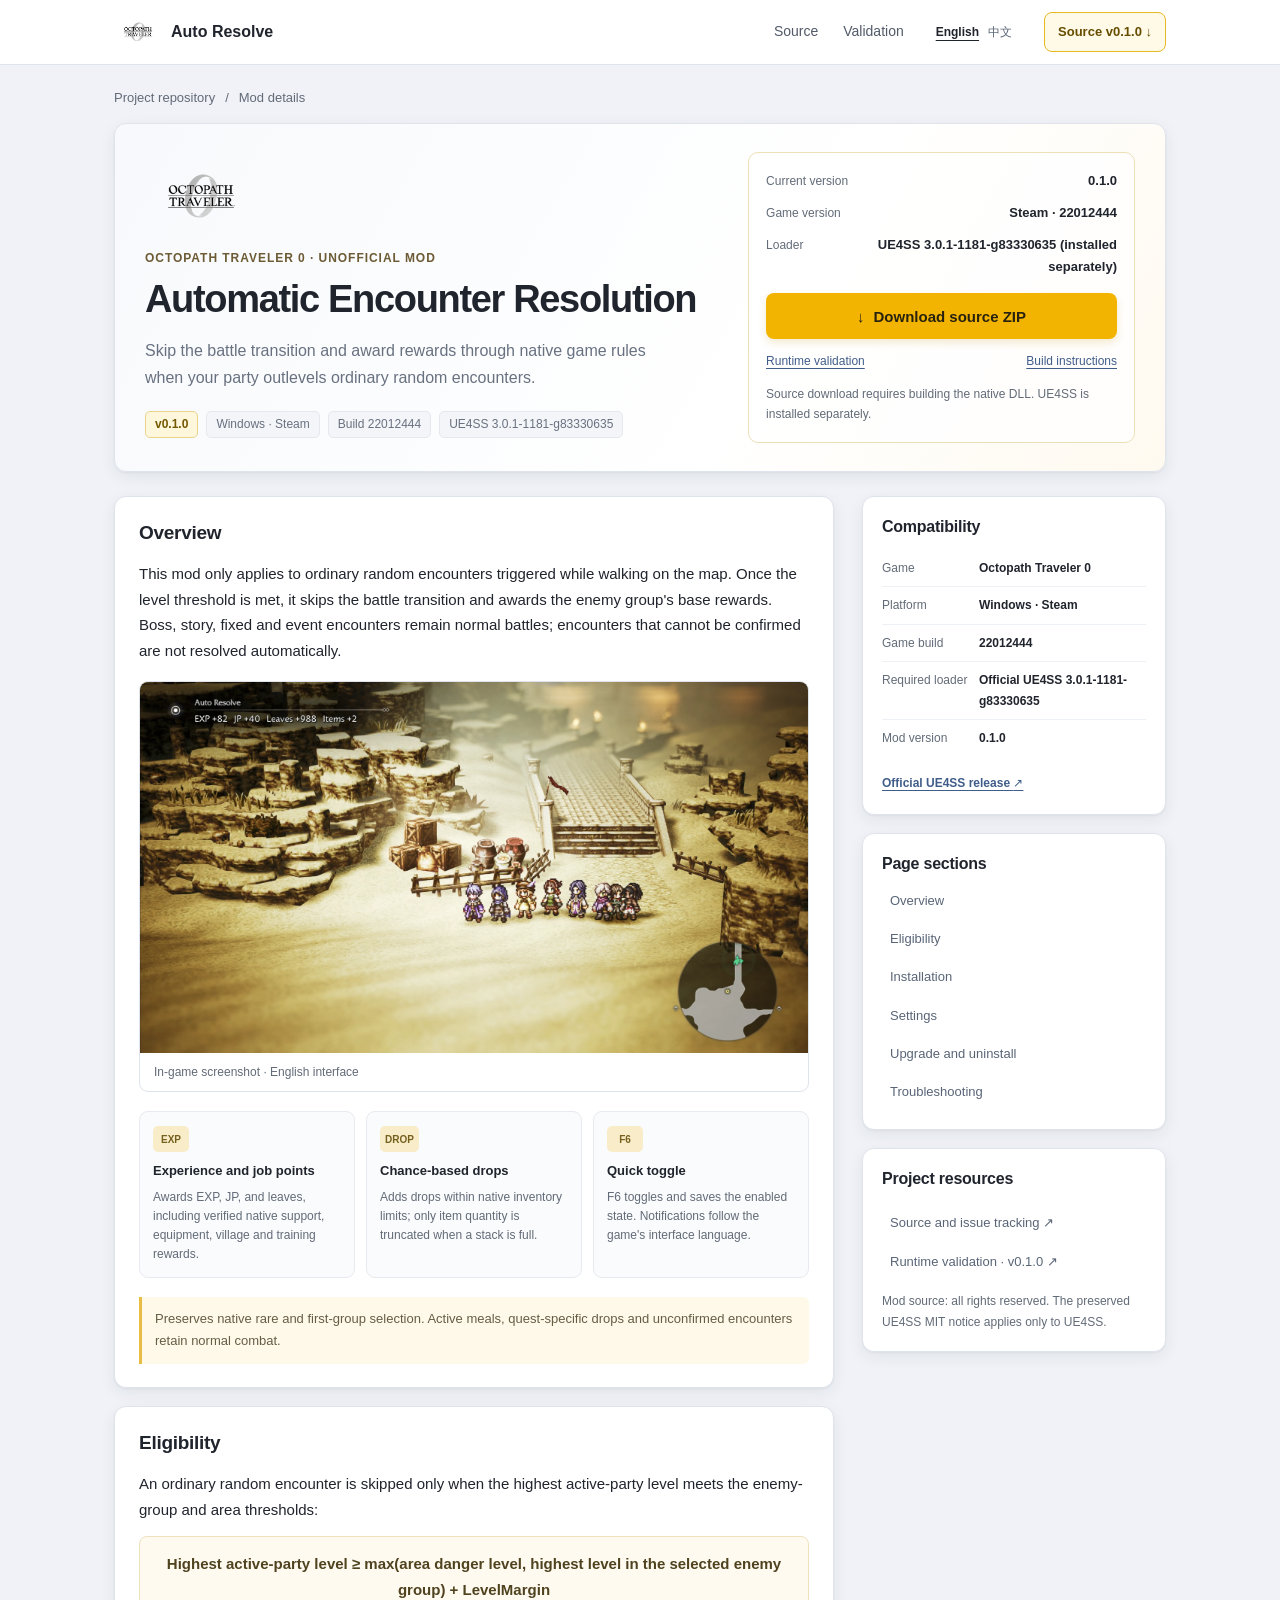
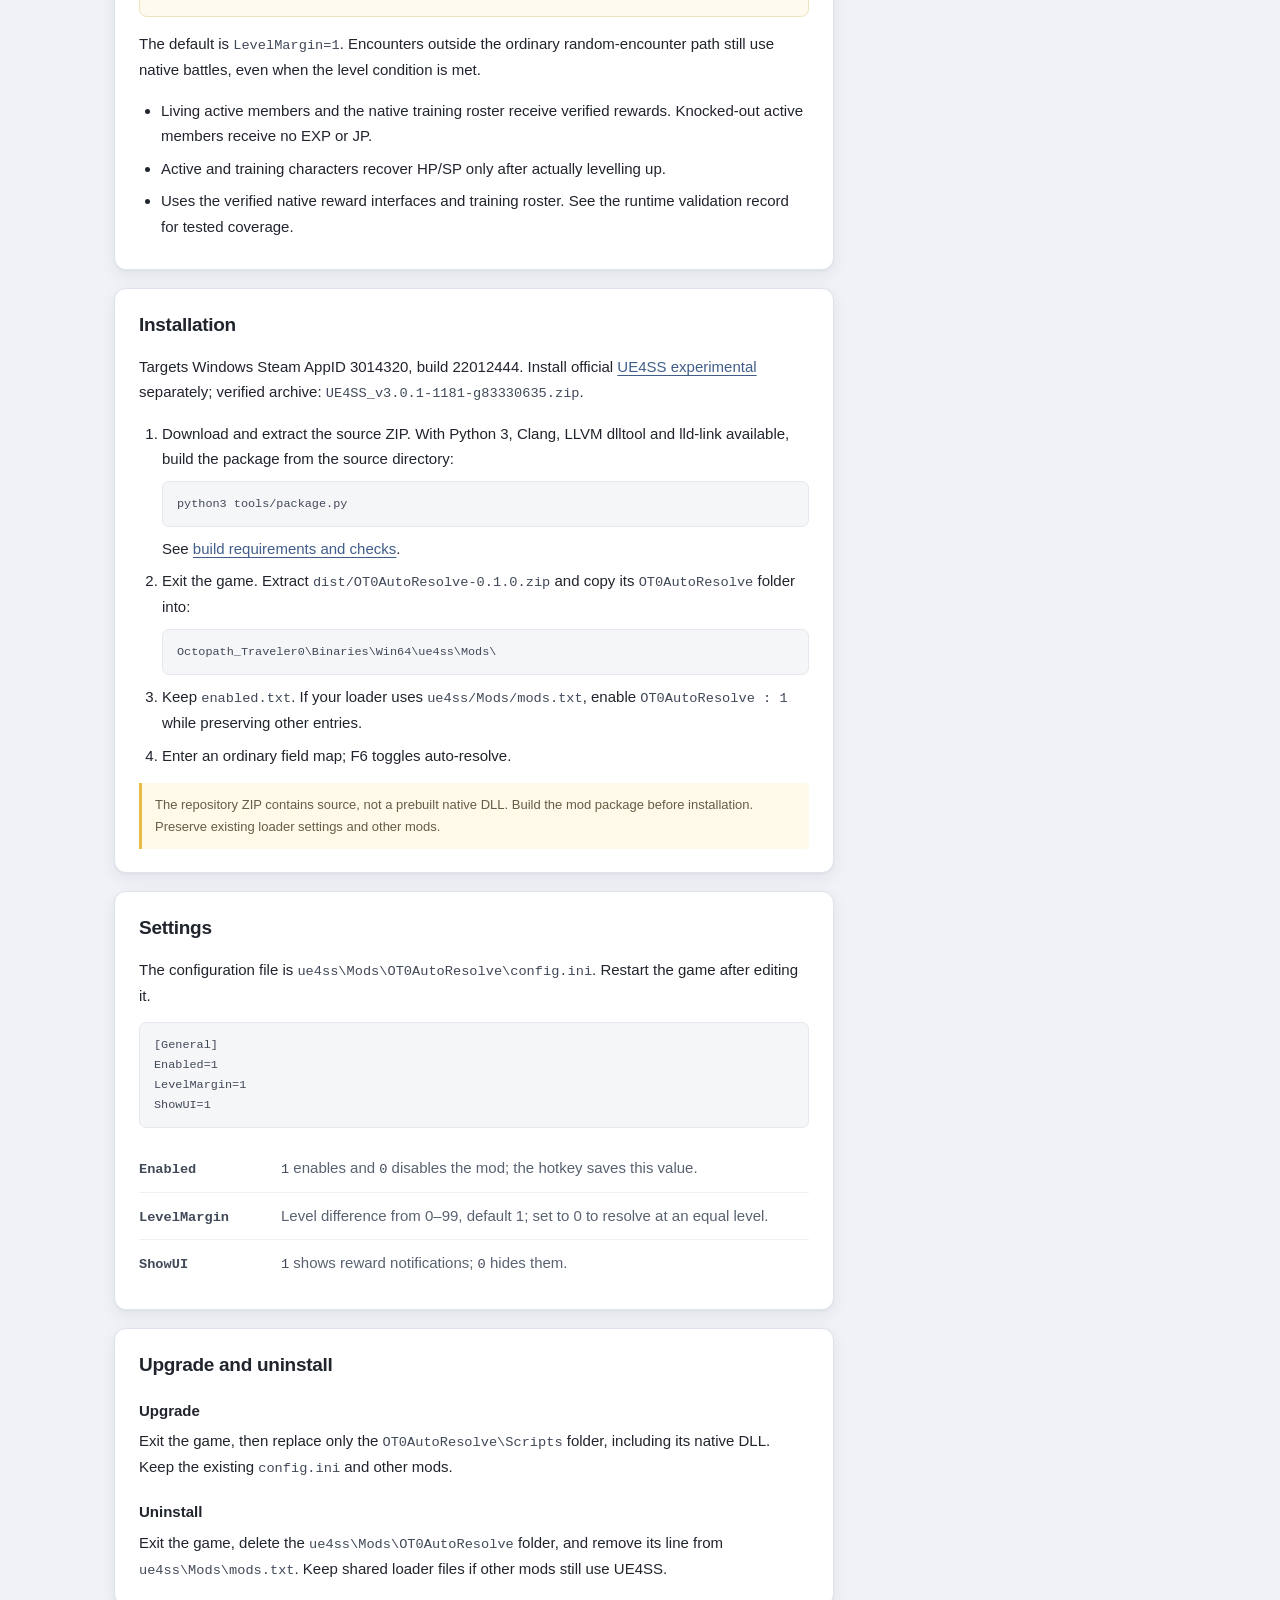
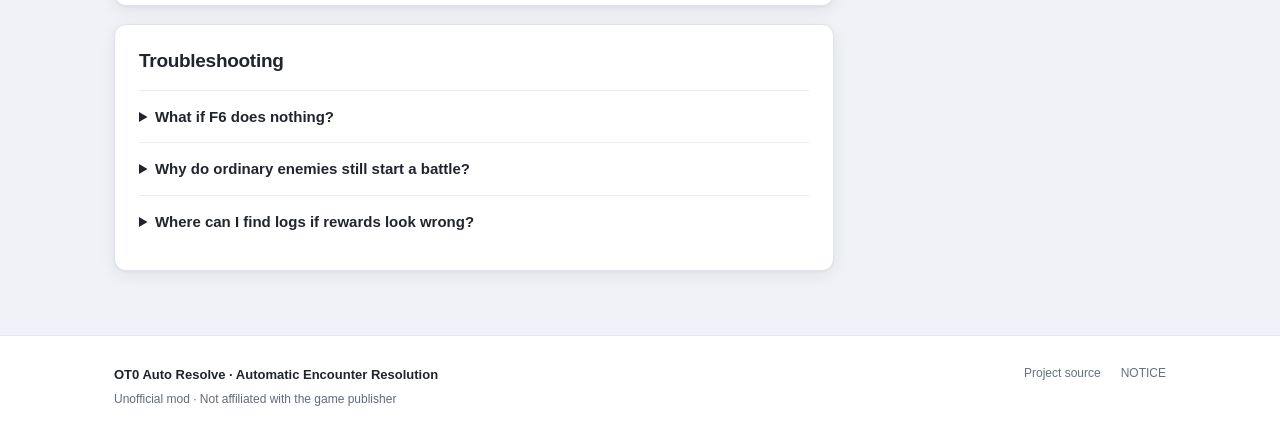
<file: docs/site/index.html>
<!doctype html>
<html lang="en">
  <head>
    <meta charset="utf-8">
    <meta name="viewport" content="width=device-width, initial-scale=1">
    <meta name="theme-color" content="#f1f3f8">
    <meta name="description" content="OT0 Auto Resolve automatically resolves eligible over-levelled ordinary encounters. Check compatibility, installation, and settings.">
    <link rel="canonical" href="https://othinusg.github.io/octopath-traveler-0_autoresolve/">
    <link rel="alternate" hreflang="en" href="https://othinusg.github.io/octopath-traveler-0_autoresolve/">
    <link rel="alternate" hreflang="zh-CN" href="https://othinusg.github.io/octopath-traveler-0_autoresolve/zh.html">
    <link rel="alternate" hreflang="x-default" href="https://othinusg.github.io/octopath-traveler-0_autoresolve/">
    <meta property="og:title" content="OT0 Auto Resolve · Automatic Encounter Resolution">
    <meta property="og:description" content="Compatibility, installation, and settings for OT0 Auto Resolve v0.1.0.">
    <meta property="og:url" content="https://othinusg.github.io/octopath-traveler-0_autoresolve/">
    <link rel="icon" href="assets/octopath-logo.png" type="image/png" sizes="256x256">
    <link rel="stylesheet" href="assets/site.css?v=octopath-brand-1">
    <title>OT0 Auto Resolve · Automatic Encounter Resolution</title>
  </head>
  <body>
    <header class="site-header">
      <div class="header-inner">
        <a class="brand" href="#top" aria-label="OT0 Auto Resolve home">
          <img class="brand-mark" src="assets/octopath-logo.png" width="48" height="48" alt="Octopath Traveler 0">
          <span class="brand-name">Auto Resolve</span>
        </a>
        <nav class="header-links" aria-label="Project links">
          <a href="https://github.com/OthinusG/octopath-traveler-0_autoresolve">Source</a>
          <a href="https://github.com/OthinusG/octopath-traveler-0_autoresolve/blob/main/docs/VALIDATION.md">Validation</a>
        </nav>
        <nav class="language-switch" aria-label="Language">
          <a href="./" lang="en" aria-current="page">English</a>
          <a href="zh.html" lang="zh-CN">中文</a>
        </nav>
        <a class="header-download" href="https://github.com/OthinusG/octopath-traveler-0_autoresolve/archive/refs/heads/main.zip">Source v0.1.0 <span aria-hidden="true">↓</span></a>
      </div>
    </header>

    <main id="top" class="page-shell">
      <nav class="breadcrumb" aria-label="Breadcrumb">
        <a href="https://github.com/OthinusG/octopath-traveler-0_autoresolve">Project repository</a>
        <span aria-hidden="true">/</span>
        <span>Mod details</span>
      </nav>

      <section class="hero card" aria-labelledby="page-title">
        <div class="hero-copy">
          <img class="hero-logo" src="assets/octopath-logo.png" width="112" height="112" alt="Octopath Traveler 0">
          <p class="eyebrow">OCTOPATH TRAVELER 0 · UNOFFICIAL MOD</p>
          <h1 id="page-title">Automatic Encounter Resolution</h1>
          <p class="hero-summary">Skip the battle transition and award rewards through native game rules when your party outlevels ordinary random encounters.</p>
          <div class="tag-list" aria-label="Version and compatibility">
            <span class="tag tag-version">v0.1.0</span>
            <span class="tag">Windows · Steam</span>
            <span class="tag">Build 22012444</span>
            <span class="tag">UE4SS 3.0.1-1181-g83330635</span>
          </div>
        </div>
        <div class="download-panel">
          <div class="release-meta">
            <div><span>Current version</span><strong>0.1.0</strong></div>
            <div><span>Game version</span><strong>Steam · 22012444</strong></div>
            <div><span>Loader</span><strong>UE4SS 3.0.1-1181-g83330635 (installed separately)</strong></div>
          </div>
          <a class="download-button" href="https://github.com/OthinusG/octopath-traveler-0_autoresolve/archive/refs/heads/main.zip">
            <span aria-hidden="true">↓</span> Download source ZIP
          </a>
          <div class="download-links">
            <a href="https://github.com/OthinusG/octopath-traveler-0_autoresolve/blob/main/docs/VALIDATION.md">Runtime validation</a>
            <a href="https://github.com/OthinusG/octopath-traveler-0_autoresolve/blob/main/docs/DEVELOPMENT.md">Build instructions</a>
          </div>
          <p class="loader-note">Source download requires building the native DLL. UE4SS is installed separately.</p>
        </div>
      </section>


      <details class="mobile-toc">
        <summary>On this page</summary>
        <nav aria-label="On this page">
          <a href="#overview">Overview</a>
          <a href="#eligibility">Eligibility</a>
          <a href="#install">Installation</a>
          <a href="#settings">Settings</a>
          <a href="#maintenance">Upgrade and uninstall</a>
          <a href="#troubleshooting">Troubleshooting</a>
        </nav>
      </details>

      <div class="content-grid">
        <article class="article-column">
          <section id="overview" class="content-card card">
            <h2>Overview</h2>
            <p>This mod only applies to ordinary random encounters triggered while walking on the map. Once the level threshold is met, it skips the battle transition and awards the enemy group's base rewards. Boss, story, fixed and event encounters remain normal battles; encounters that cannot be confirmed are not resolved automatically.</p>
            <figure class="gameplay-preview">
              <img src="assets/gameplay-en.webp" width="3555" height="1971" alt="Octopath Traveler 0 with an English auto-resolve notification." loading="lazy" decoding="async">
              <figcaption>In-game screenshot · English interface</figcaption>
            </figure>
            <div class="feature-grid">
              <div><span class="feature-icon" aria-hidden="true">EXP</span><strong>Experience and job points</strong><p>Awards EXP, JP, and leaves, including verified native support, equipment, village and training rewards.</p></div>
              <div><span class="feature-icon" aria-hidden="true">DROP</span><strong>Chance-based drops</strong><p>Adds drops within native inventory limits; only item quantity is truncated when a stack is full.</p></div>
              <div><span class="feature-icon" aria-hidden="true">F6</span><strong>Quick toggle</strong><p>F6 toggles and saves the enabled state. Notifications follow the game's interface language.</p></div>
            </div>
            <p class="note">Preserves native rare and first-group selection. Active meals, quest-specific drops and unconfirmed encounters retain normal combat.</p>
          </section>

          <section id="eligibility" class="content-card card">
            <h2>Eligibility</h2>
            <p>An ordinary random encounter is skipped only when the highest active-party level meets the enemy-group and area thresholds:</p>
            <div class="formula">Highest active-party level ≥ max(area danger level, highest level in the selected enemy group) + LevelMargin</div>
            <p>The default is <code>LevelMargin=1</code>. Encounters outside the ordinary random-encounter path still use native battles, even when the level condition is met.</p>
            <ul>
              <li>Living active members and the native training roster receive verified rewards. Knocked-out active members receive no EXP or JP.</li>
              <li>Active and training characters recover HP/SP only after actually levelling up.</li>
              <li>Uses the verified native reward interfaces and training roster. See the runtime validation record for tested coverage.</li>
            </ul>
          </section>

          <section id="install" class="content-card card">
            <h2>Installation</h2>
            <p>Targets Windows Steam AppID 3014320, build 22012444. Install official <a href="https://github.com/UE4SS-RE/RE-UE4SS/releases/tag/experimental-latest">UE4SS experimental</a> separately; verified archive: <code>UE4SS_v3.0.1-1181-g83330635.zip</code>.</p>
            <ol class="steps">
              <li>Download and extract the source ZIP. With Python 3, Clang, LLVM dlltool and lld-link available, build the package from the source directory:
                <pre><code>python3 tools/package.py</code></pre>
                See <a href="https://github.com/OthinusG/octopath-traveler-0_autoresolve/blob/main/docs/DEVELOPMENT.md">build requirements and checks</a>.</li>
              <li>Exit the game. Extract <code>dist/OT0AutoResolve-0.1.0.zip</code> and copy its <code>OT0AutoResolve</code> folder into:
                <pre><code>Octopath_Traveler0\Binaries\Win64\ue4ss\Mods\</code></pre></li>
              <li>Keep <code>enabled.txt</code>. If your loader uses <code>ue4ss/Mods/mods.txt</code>, enable <code>OT0AutoResolve : 1</code> while preserving other entries.</li>
              <li>Enter an ordinary field map; F6 toggles auto-resolve.</li>
            </ol>
            <p class="note">The repository ZIP contains source, not a prebuilt native DLL. Build the mod package before installation. Preserve existing loader settings and other mods.</p>
          </section>

          <section id="settings" class="content-card card">
            <h2>Settings</h2>
            <p>The configuration file is <code>ue4ss\Mods\OT0AutoResolve\config.ini</code>. Restart the game after editing it.</p>
            <pre><code>[General]
Enabled=1
LevelMargin=1
ShowUI=1</code></pre>
            <dl class="settings-list">
              <div><dt><code>Enabled</code></dt><dd><code>1</code> enables and <code>0</code> disables the mod; the hotkey saves this value.</dd></div>
              <div><dt><code>LevelMargin</code></dt><dd>Level difference from 0–99, default 1; set to 0 to resolve at an equal level.</dd></div>
              <div><dt><code>ShowUI</code></dt><dd><code>1</code> shows reward notifications; <code>0</code> hides them.</dd></div>
            </dl>
          </section>

          <section id="maintenance" class="content-card card">
            <h2>Upgrade and uninstall</h2>
            <h3>Upgrade</h3>
            <p>Exit the game, then replace only the <code>OT0AutoResolve\Scripts</code> folder, including its native DLL. Keep the existing <code>config.ini</code> and other mods.</p>
            <h3>Uninstall</h3>
            <p>Exit the game, delete the <code>ue4ss\Mods\OT0AutoResolve</code> folder, and remove its line from <code>ue4ss\Mods\mods.txt</code>. Keep shared loader files if other mods still use UE4SS.</p>
          </section>

          <section id="troubleshooting" class="content-card card">
            <h2>Troubleshooting</h2>
            <details class="faq-item">
              <summary>What if F6 does nothing?</summary>
              <p>Check UE4SS startup, <code>enabled.txt</code> or the existing mods.txt entry, and that <code>Scripts/ot0_native.dll</code> was built and installed. F6 is fixed; restart the game after manual configuration changes.</p>
            </details>
            <details class="faq-item">
              <summary>Why do ordinary enemies still start a battle?</summary>
              <p>Check that the party meets the current level threshold and that the encounter was triggered by walking on the map. Boss, story, fixed event, event and unconfirmed encounters always remain normal battles.</p>
            </details>
            <details class="faq-item">
              <summary>Where can I find logs if rewards look wrong?</summary>
              <p>The mod does not save the game. If an interface is unavailable, the normal battle proceeds; a reward-write error stops further automatic resolution. Check the game's <code>Win64/ue4ss/Mods/OT0AutoResolve/OT0AutoResolve.log</code>.</p>
            </details>
          </section>
        </article>

        <aside class="sidebar" aria-label="Quick information">
          <section class="sidebar-card card">
            <h2>Compatibility</h2>
            <dl class="facts-list">
              <div><dt>Game</dt><dd>Octopath Traveler 0</dd></div>
              <div><dt>Platform</dt><dd>Windows · Steam</dd></div>
              <div><dt>Game build</dt><dd>22012444</dd></div>
              <div><dt>Required loader</dt><dd>Official UE4SS 3.0.1-1181-g83330635</dd></div>
              <div><dt>Mod version</dt><dd>0.1.0</dd></div>
            </dl>
            <a class="text-link" href="https://github.com/UE4SS-RE/RE-UE4SS/releases/tag/experimental-latest">Official UE4SS release <span aria-hidden="true">↗</span></a>
          </section>
          <nav class="sidebar-card toc-card card" aria-label="Page sections">
            <h2>Page sections</h2>
            <a href="#overview">Overview</a>
            <a href="#eligibility">Eligibility</a>
            <a href="#install">Installation</a>
            <a href="#settings">Settings</a>
            <a href="#maintenance">Upgrade and uninstall</a>
            <a href="#troubleshooting">Troubleshooting</a>
          </nav>
          <section class="sidebar-card source-card card">
            <h2>Project resources</h2>
            <a href="https://github.com/OthinusG/octopath-traveler-0_autoresolve">Source and issue tracking <span aria-hidden="true">↗</span></a>
            <a href="https://github.com/OthinusG/octopath-traveler-0_autoresolve/blob/main/docs/VALIDATION.md">Runtime validation · v0.1.0 <span aria-hidden="true">↗</span></a>
            <p>Mod source: all rights reserved. The preserved UE4SS MIT notice applies only to UE4SS.</p>
          </section>
        </aside>
      </div>
    </main>

    <footer class="site-footer">
      <div class="footer-inner">
        <p><strong>OT0 Auto Resolve · Automatic Encounter Resolution</strong><br><span>Unofficial mod · Not affiliated with the game publisher</span></p>
        <nav aria-label="Footer links">
          <a href="https://github.com/OthinusG/octopath-traveler-0_autoresolve">Project source</a>
          <a href="https://github.com/OthinusG/octopath-traveler-0_autoresolve/blob/main/NOTICE.md">NOTICE</a>
        </nav>
      </div>
    </footer>
  </body>
</html>
</file>
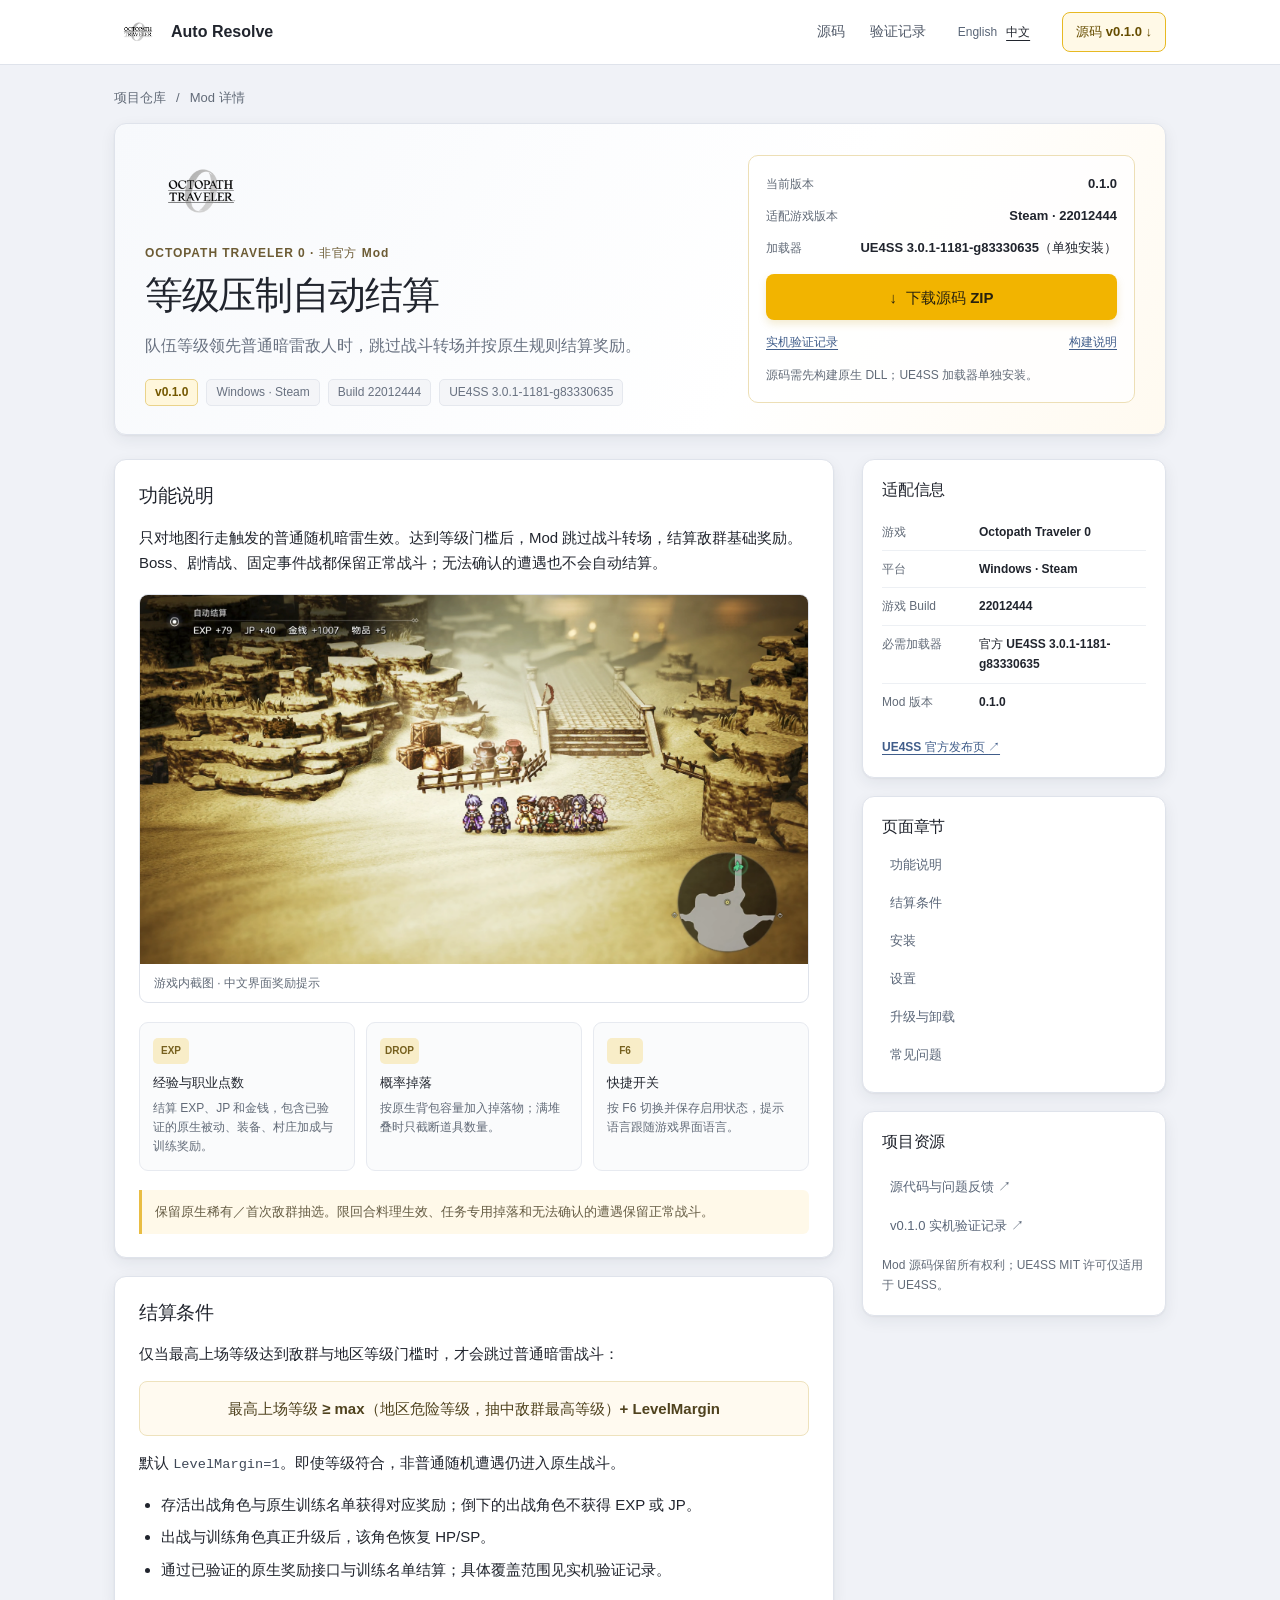
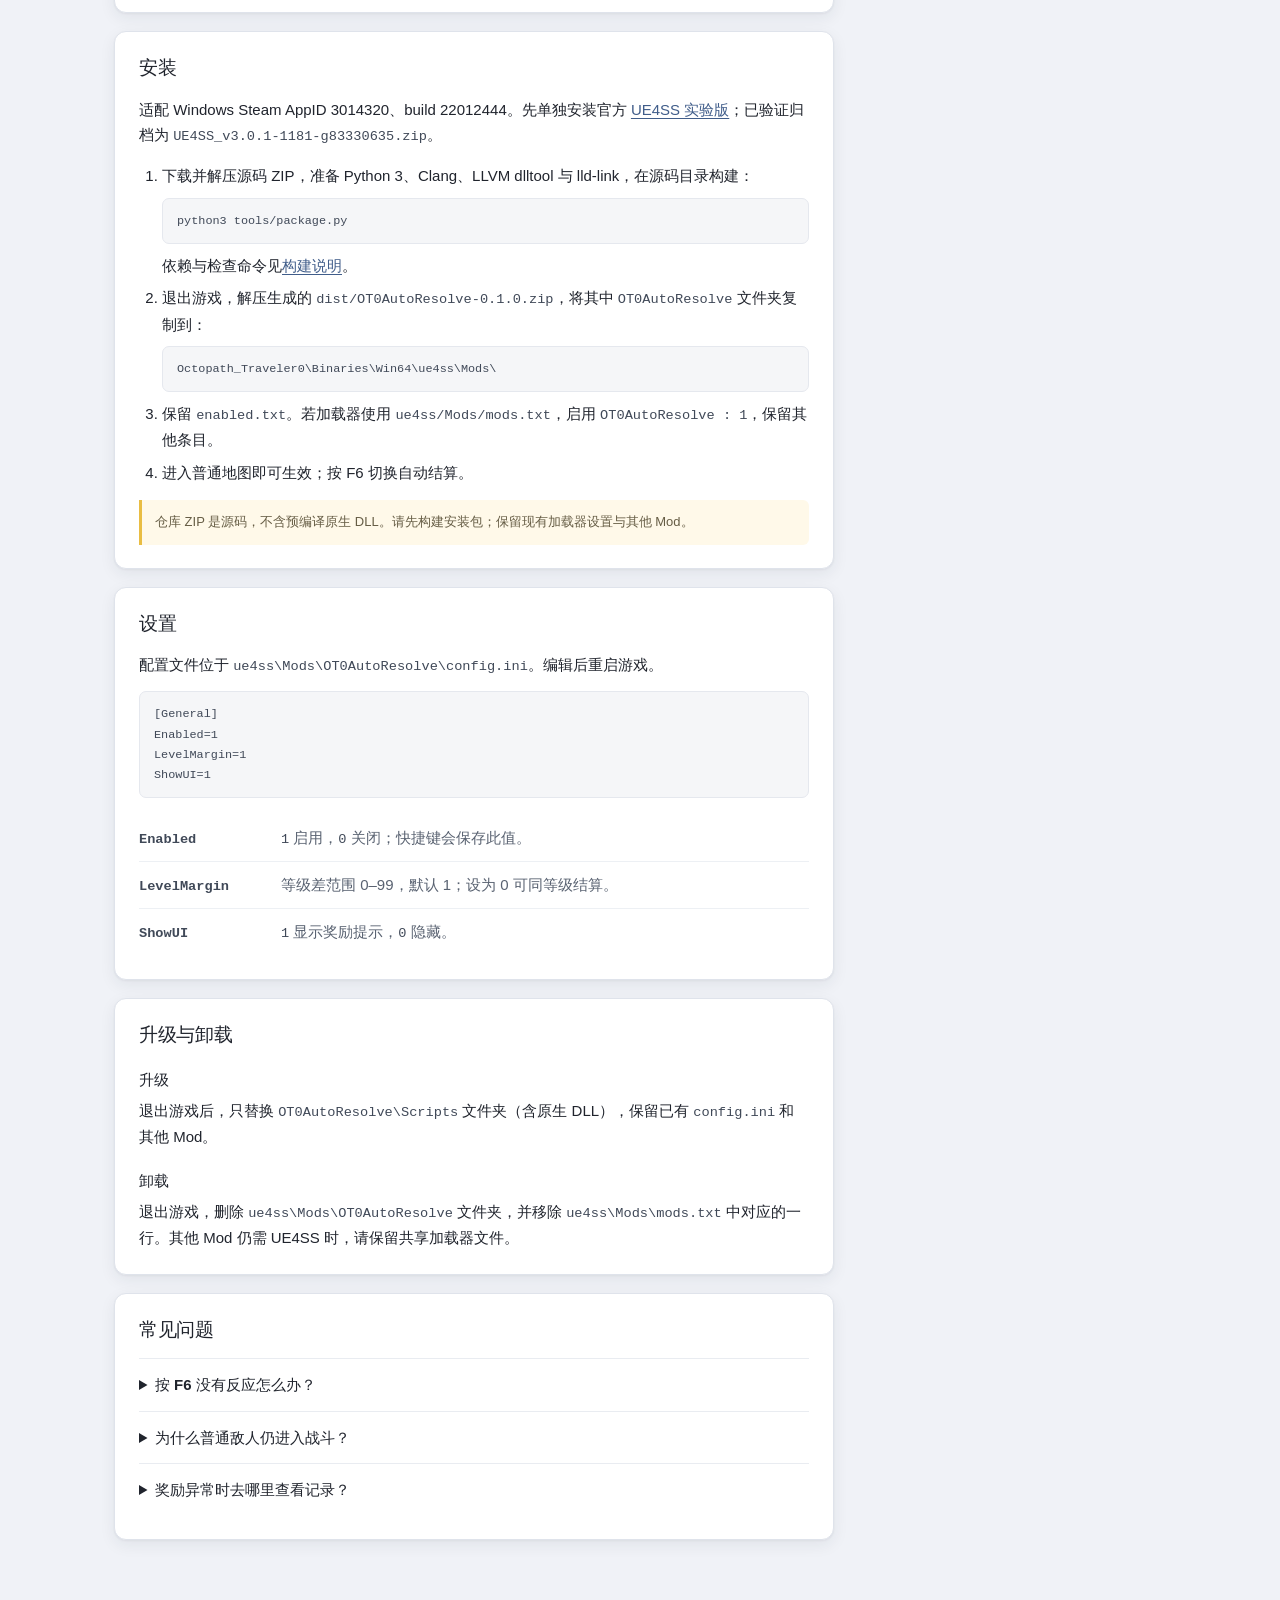
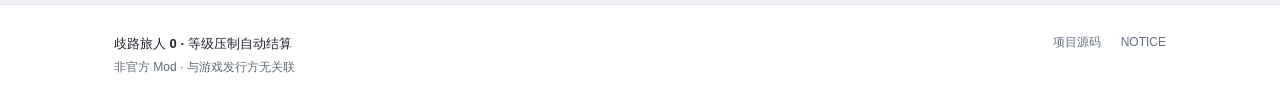
<file: docs/site/zh.html>
<!doctype html>
<html lang="zh-CN">
  <head>
    <meta charset="utf-8">
    <meta name="viewport" content="width=device-width, initial-scale=1">
    <meta name="theme-color" content="#f1f3f8">
    <meta name="description" content="歧路旅人 0 等级压制自动结算 Mod：适配版本、功能说明、安装与设置。">
    <link rel="canonical" href="https://othinusg.github.io/octopath-traveler-0_autoresolve/zh.html">
    <link rel="alternate" hreflang="en" href="https://othinusg.github.io/octopath-traveler-0_autoresolve/">
    <link rel="alternate" hreflang="zh-CN" href="https://othinusg.github.io/octopath-traveler-0_autoresolve/zh.html">
    <link rel="alternate" hreflang="x-default" href="https://othinusg.github.io/octopath-traveler-0_autoresolve/">
    <meta property="og:title" content="歧路旅人 0 · 等级压制自动结算">
    <meta property="og:description" content="了解 OT0 Auto Resolve v0.1.0 的适配条件、安装步骤与功能范围。">
    <meta property="og:url" content="https://othinusg.github.io/octopath-traveler-0_autoresolve/zh.html">
    <link rel="icon" href="assets/octopath-logo.png" type="image/png" sizes="256x256">
    <link rel="stylesheet" href="assets/site.css?v=octopath-brand-1">
    <title>歧路旅人 0 · 等级压制自动结算</title>
  </head>
  <body>
    <header class="site-header">
      <div class="header-inner">
        <a class="brand" href="#top" aria-label="OT0 Auto Resolve 首页">
          <img class="brand-mark" src="assets/octopath-logo.png" width="48" height="48" alt="Octopath Traveler 0">
          <span class="brand-name">Auto Resolve</span>
        </a>
        <nav class="header-links" aria-label="项目链接">
          <a href="https://github.com/OthinusG/octopath-traveler-0_autoresolve">源码</a>
          <a href="https://github.com/OthinusG/octopath-traveler-0_autoresolve/blob/main/docs/VALIDATION.md">验证记录</a>
        </nav>
        <nav class="language-switch" aria-label="语言">
          <a href="./" lang="en">English</a>
          <a href="zh.html" lang="zh-CN" aria-current="page">中文</a>
        </nav>
        <a class="header-download" href="https://github.com/OthinusG/octopath-traveler-0_autoresolve/archive/refs/heads/main.zip">源码 v0.1.0 <span aria-hidden="true">↓</span></a>
      </div>
    </header>

    <main id="top" class="page-shell">
      <nav class="breadcrumb" aria-label="面包屑">
        <a href="https://github.com/OthinusG/octopath-traveler-0_autoresolve">项目仓库</a>
        <span aria-hidden="true">/</span>
        <span>Mod 详情</span>
      </nav>

      <section class="hero card" aria-labelledby="page-title">
        <div class="hero-copy">
          <img class="hero-logo" src="assets/octopath-logo.png" width="112" height="112" alt="Octopath Traveler 0">
          <p class="eyebrow">OCTOPATH TRAVELER 0 · 非官方 Mod</p>
          <h1 id="page-title">等级压制自动结算</h1>
          <p class="hero-summary">队伍等级领先普通暗雷敌人时，跳过战斗转场并按原生规则结算奖励。</p>
          <div class="tag-list" aria-label="版本与适配信息">
            <span class="tag tag-version">v0.1.0</span>
            <span class="tag">Windows · Steam</span>
            <span class="tag">Build 22012444</span>
            <span class="tag">UE4SS 3.0.1-1181-g83330635</span>
          </div>
        </div>
        <div class="download-panel">
          <div class="release-meta">
            <div><span>当前版本</span><strong>0.1.0</strong></div>
            <div><span>适配游戏版本</span><strong>Steam · 22012444</strong></div>
            <div><span>加载器</span><strong>UE4SS 3.0.1-1181-g83330635（单独安装）</strong></div>
          </div>
          <a class="download-button" href="https://github.com/OthinusG/octopath-traveler-0_autoresolve/archive/refs/heads/main.zip">
            <span aria-hidden="true">↓</span> 下载源码 ZIP
          </a>
          <div class="download-links">
            <a href="https://github.com/OthinusG/octopath-traveler-0_autoresolve/blob/main/docs/VALIDATION.md">实机验证记录</a>
            <a href="https://github.com/OthinusG/octopath-traveler-0_autoresolve/blob/main/docs/DEVELOPMENT.md">构建说明</a>
          </div>
          <p class="loader-note">源码需先构建原生 DLL；UE4SS 加载器单独安装。</p>
        </div>
      </section>


      <details class="mobile-toc">
        <summary>本页目录</summary>
        <nav aria-label="本页目录">
          <a href="#overview">功能说明</a>
          <a href="#eligibility">结算条件</a>
          <a href="#install">安装</a>
          <a href="#settings">设置</a>
          <a href="#maintenance">升级与卸载</a>
          <a href="#troubleshooting">常见问题</a>
        </nav>
      </details>

      <div class="content-grid">
        <article class="article-column">
          <section id="overview" class="content-card card">
            <h2>功能说明</h2>
            <p>只对地图行走触发的普通随机暗雷生效。达到等级门槛后，Mod 跳过战斗转场，结算敌群基础奖励。Boss、剧情战、固定事件战都保留正常战斗；无法确认的遭遇也不会自动结算。</p>
            <figure class="gameplay-preview">
              <img src="assets/gameplay-zh.webp" width="3549" height="1962" alt="《歧路旅人 0》中文界面自动结算提示。" loading="lazy" decoding="async">
              <figcaption>游戏内截图 · 中文界面奖励提示</figcaption>
            </figure>
            <div class="feature-grid">
              <div><span class="feature-icon" aria-hidden="true">EXP</span><strong>经验与职业点数</strong><p>结算 EXP、JP 和金钱，包含已验证的原生被动、装备、村庄加成与训练奖励。</p></div>
              <div><span class="feature-icon" aria-hidden="true">DROP</span><strong>概率掉落</strong><p>按原生背包容量加入掉落物；满堆叠时只截断道具数量。</p></div>
              <div><span class="feature-icon" aria-hidden="true">F6</span><strong>快捷开关</strong><p>按 F6 切换并保存启用状态，提示语言跟随游戏界面语言。</p></div>
            </div>
            <p class="note">保留原生稀有／首次敌群抽选。限回合料理生效、任务专用掉落和无法确认的遭遇保留正常战斗。</p>
          </section>

          <section id="eligibility" class="content-card card">
            <h2>结算条件</h2>
            <p>仅当最高上场等级达到敌群与地区等级门槛时，才会跳过普通暗雷战斗：</p>
            <div class="formula">最高上场等级 ≥ max（地区危险等级，抽中敌群最高等级）+ LevelMargin</div>
            <p>默认 <code>LevelMargin=1</code>。即使等级符合，非普通随机遭遇仍进入原生战斗。</p>
            <ul>
              <li>存活出战角色与原生训练名单获得对应奖励；倒下的出战角色不获得 EXP 或 JP。</li>
              <li>出战与训练角色真正升级后，该角色恢复 HP/SP。</li>
              <li>通过已验证的原生奖励接口与训练名单结算；具体覆盖范围见实机验证记录。</li>
            </ul>
          </section>

          <section id="install" class="content-card card">
            <h2>安装</h2>
            <p>适配 Windows Steam AppID 3014320、build 22012444。先单独安装官方 <a href="https://github.com/UE4SS-RE/RE-UE4SS/releases/tag/experimental-latest">UE4SS 实验版</a>；已验证归档为 <code>UE4SS_v3.0.1-1181-g83330635.zip</code>。</p>
            <ol class="steps">
              <li>下载并解压源码 ZIP，准备 Python 3、Clang、LLVM dlltool 与 lld-link，在源码目录构建：
                <pre><code>python3 tools/package.py</code></pre>
                依赖与检查命令见<a href="https://github.com/OthinusG/octopath-traveler-0_autoresolve/blob/main/docs/DEVELOPMENT.md">构建说明</a>。</li>
              <li>退出游戏，解压生成的 <code>dist/OT0AutoResolve-0.1.0.zip</code>，将其中 <code>OT0AutoResolve</code> 文件夹复制到：
                <pre><code>Octopath_Traveler0\Binaries\Win64\ue4ss\Mods\</code></pre></li>
              <li>保留 <code>enabled.txt</code>。若加载器使用 <code>ue4ss/Mods/mods.txt</code>，启用 <code>OT0AutoResolve : 1</code>，保留其他条目。</li>
              <li>进入普通地图即可生效；按 F6 切换自动结算。</li>
            </ol>
            <p class="note">仓库 ZIP 是源码，不含预编译原生 DLL。请先构建安装包；保留现有加载器设置与其他 Mod。</p>
          </section>

          <section id="settings" class="content-card card">
            <h2>设置</h2>
            <p>配置文件位于 <code>ue4ss\Mods\OT0AutoResolve\config.ini</code>。编辑后重启游戏。</p>
            <pre><code>[General]
Enabled=1
LevelMargin=1
ShowUI=1</code></pre>
            <dl class="settings-list">
              <div><dt><code>Enabled</code></dt><dd><code>1</code> 启用，<code>0</code> 关闭；快捷键会保存此值。</dd></div>
              <div><dt><code>LevelMargin</code></dt><dd>等级差范围 0–99，默认 1；设为 0 可同等级结算。</dd></div>
              <div><dt><code>ShowUI</code></dt><dd><code>1</code> 显示奖励提示，<code>0</code> 隐藏。</dd></div>
            </dl>
          </section>

          <section id="maintenance" class="content-card card">
            <h2>升级与卸载</h2>
            <h3>升级</h3>
            <p>退出游戏后，只替换 <code>OT0AutoResolve\Scripts</code> 文件夹（含原生 DLL），保留已有 <code>config.ini</code> 和其他 Mod。</p>
            <h3>卸载</h3>
            <p>退出游戏，删除 <code>ue4ss\Mods\OT0AutoResolve</code> 文件夹，并移除 <code>ue4ss\Mods\mods.txt</code> 中对应的一行。其他 Mod 仍需 UE4SS 时，请保留共享加载器文件。</p>
          </section>

          <section id="troubleshooting" class="content-card card">
            <h2>常见问题</h2>
            <details class="faq-item">
              <summary>按 F6 没有反应怎么办？</summary>
              <p>检查 UE4SS 是否启动、<code>enabled.txt</code> 或现有 mods.txt 条目，以及 <code>Scripts/ot0_native.dll</code> 是否已构建并安装。F6 为固定快捷键；手动编辑配置后重启游戏。</p>
            </details>
            <details class="faq-item">
              <summary>为什么普通敌人仍进入战斗？</summary>
              <p>检查队伍等级是否达到当前门槛，并确认该战斗由地图移动触发。Boss、剧情、固定事件及无法确认的遭遇始终保留正常战斗。</p>
            </details>
            <details class="faq-item">
              <summary>奖励异常时去哪里查看记录？</summary>
              <p>Mod 不主动保存游戏。接口不可用时会保留正常战斗；奖励写入异常会停止后续自动结算，记录在游戏的 <code>Win64/ue4ss/Mods/OT0AutoResolve/OT0AutoResolve.log</code> 中。</p>
            </details>
          </section>
        </article>

        <aside class="sidebar" aria-label="快速信息">
          <section class="sidebar-card card">
            <h2>适配信息</h2>
            <dl class="facts-list">
              <div><dt>游戏</dt><dd>Octopath Traveler 0</dd></div>
              <div><dt>平台</dt><dd>Windows · Steam</dd></div>
              <div><dt>游戏 Build</dt><dd>22012444</dd></div>
              <div><dt>必需加载器</dt><dd>官方 UE4SS 3.0.1-1181-g83330635</dd></div>
              <div><dt>Mod 版本</dt><dd>0.1.0</dd></div>
            </dl>
            <a class="text-link" href="https://github.com/UE4SS-RE/RE-UE4SS/releases/tag/experimental-latest">UE4SS 官方发布页 <span aria-hidden="true">↗</span></a>
          </section>
          <nav class="sidebar-card toc-card card" aria-label="页面章节">
            <h2>页面章节</h2>
            <a href="#overview">功能说明</a>
            <a href="#eligibility">结算条件</a>
            <a href="#install">安装</a>
            <a href="#settings">设置</a>
            <a href="#maintenance">升级与卸载</a>
            <a href="#troubleshooting">常见问题</a>
          </nav>
          <section class="sidebar-card source-card card">
            <h2>项目资源</h2>
            <a href="https://github.com/OthinusG/octopath-traveler-0_autoresolve">源代码与问题反馈 <span aria-hidden="true">↗</span></a>
            <a href="https://github.com/OthinusG/octopath-traveler-0_autoresolve/blob/main/docs/VALIDATION.md">v0.1.0 实机验证记录 <span aria-hidden="true">↗</span></a>
            <p>Mod 源码保留所有权利；UE4SS MIT 许可仅适用于 UE4SS。</p>
          </section>
        </aside>
      </div>
    </main>

    <footer class="site-footer">
      <div class="footer-inner">
        <p><strong>歧路旅人 0 · 等级压制自动结算</strong><br><span>非官方 Mod · 与游戏发行方无关联</span></p>
        <nav aria-label="页脚链接">
          <a href="https://github.com/OthinusG/octopath-traveler-0_autoresolve">项目源码</a>
          <a href="https://github.com/OthinusG/octopath-traveler-0_autoresolve/blob/main/NOTICE.md">NOTICE</a>
        </nav>
      </div>
    </footer>
  </body>
</html>
</file>
<file: docs/site/assets/site.css>
:root {
  color-scheme: light;
  font-family: -apple-system, BlinkMacSystemFont, "Segoe UI", "PingFang SC", "Microsoft YaHei", sans-serif;
  color: #20242d;
  background: #f0f2f7;
  font-synthesis: none;
  text-rendering: optimizeLegibility;
  --page: #f0f2f7;
  --surface: #fff;
  --text: #20242d;
  --muted: #626b78;
  --line: #dfe3eb;
  --soft: #f5f6f9;
  --amber: #f2b400;
  --amber-dark: #d79e00;
  --blue: #5a6c88;
  --radius: 12px;
  --shadow: 0 5px 16px rgb(32 42 60 / 7%), 0 1px 2px rgb(32 42 60 / 5%);
}

* { box-sizing: border-box; }

html { scroll-behavior: smooth; scroll-padding-top: 1rem; }

body {
  min-width: 320px;
  margin: 0;
  background: var(--page);
  color: var(--text);
  font-size: 15px;
  line-height: 1.7;
}

a { color: #405d8a; text-decoration-thickness: 1px; text-underline-offset: 3px; }
a:hover { color: #263e67; }
a:focus-visible, summary:focus-visible { outline: 3px solid #7a9bd1; outline-offset: 3px; border-radius: 4px; }

.site-header { background: var(--surface); border-bottom: 1px solid var(--line); }
.header-inner { width: min(1052px, calc(100% - 40px)); min-height: 64px; margin: auto; display: flex; align-items: center; gap: 32px; }
.brand { display: inline-flex; align-items: center; gap: 9px; color: var(--text); font-size: 16px; font-weight: 750; text-decoration: none; white-space: nowrap; }
.brand-mark { display: block; width: 48px; height: 48px; object-fit: contain; border-radius: 20%; }
.hero-logo { display: block; width: 112px; max-width: 100%; height: auto; margin-bottom: 12px; border-radius: 20%; }
.header-links { display: flex; align-items: center; gap: 25px; margin-left: auto; }
.header-links a { color: #515a69; font-size: 14px; text-decoration: none; }
.language-switch { display: flex; align-items: center; gap: 9px; white-space: nowrap; font-size: 12px; }
.language-switch a { color: #596577; text-decoration: none; }
.language-switch [aria-current="page"] { color: #20242d; font-weight: 750; text-decoration: underline; text-underline-offset: 4px; }
.header-download { padding: 8px 13px; border: 1px solid #e7b922; border-radius: 8px; background: #fff9e7; color: #664d00; font-size: 13px; font-weight: 700; text-decoration: none; white-space: nowrap; }
.header-download:hover { background: #fff2c5; color: #4c3900; }

.page-shell { width: min(1052px, calc(100% - 40px)); margin: 22px auto 64px; }
.breadcrumb { display: flex; align-items: center; gap: 10px; margin: 0 0 14px; color: #626b78; font-size: 13px; }
.breadcrumb a { color: #626b78; text-decoration: none; }
.card { border: 1px solid var(--line); border-radius: var(--radius); background: var(--surface); box-shadow: var(--shadow); }

.hero { display: grid; grid-template-columns: minmax(0, 1.25fr) minmax(310px, .85fr); gap: 34px; align-items: center; padding: 28px 30px; background: linear-gradient(120deg, #f7f9fc 0%, #fff 63%, #fffaf0 100%); }
.eyebrow { margin: 0 0 8px; color: #6c5b34; font-size: 12px; font-weight: 750; letter-spacing: .08em; }
h1 { margin: 0; font-size: clamp(28px, 3.2vw, 38px); line-height: 1.25; letter-spacing: -.035em; }
.hero-summary { max-width: 520px; margin: 13px 0 20px; color: #687180; font-size: 16px; }
.tag-list { display: flex; flex-wrap: wrap; gap: 8px; }
.tag { display: inline-flex; align-items: center; min-height: 27px; padding: 2px 9px; border: 1px solid #e5e8ee; border-radius: 5px; background: #f4f5f8; color: #687180; font-size: 12px; line-height: 1.4; }
.tag-version { border-color: #ead38b; background: #fff7dc; color: #745800; font-weight: 700; }
.download-panel { padding: 17px; border: 1px solid #eddfb6; border-radius: 10px; background: rgb(255 255 255 / 82%); }
.release-meta { display: grid; gap: 10px; margin-bottom: 15px; }
.release-meta div { display: flex; justify-content: space-between; gap: 12px; align-items: baseline; }
.release-meta span { flex-shrink: 0; color: var(--muted); font-size: 12px; }
.release-meta strong { text-align: right; font-size: 13px; font-weight: 650; }
.download-button { display: flex; min-height: 46px; justify-content: center; align-items: center; gap: 9px; border-radius: 8px; background: var(--amber); box-shadow: 0 4px 9px rgb(190 143 0 / 18%); color: #28220e; font-size: 15px; font-weight: 800; text-decoration: none; }
.download-button:hover { background: #ffc326; color: #1d190c; }
.download-links { display: flex; flex-wrap: wrap; justify-content: space-between; gap: 8px 16px; margin-top: 12px; }
.download-links a { font-size: 12px; }
.loader-note { margin: 12px 0 0; color: var(--muted); font-size: 12px; }
.gameplay-preview { min-width: 0; max-width: 100%; margin: 18px 0; overflow: hidden; border: 1px solid var(--line); border-radius: 9px; }
.gameplay-preview img { display: block; width: 100%; max-width: 100%; height: auto; }
.gameplay-preview figcaption { padding: 9px 14px; color: var(--muted); font-size: 12px; }

.mobile-toc { display: none; }
.content-grid { display: grid; grid-template-columns: minmax(0, 2.25fr) minmax(240px, .95fr); gap: 28px; align-items: start; margin-top: 24px; }
.article-column, .sidebar { display: grid; gap: 18px; min-width: 0; }
.content-card { min-width: 0; padding: 23px 24px; scroll-margin-top: 16px; }
h2 { margin: 0 0 15px; font-size: 19px; line-height: 1.4; letter-spacing: -.015em; }
h3 { margin: 19px 0 5px; font-size: 15px; }
p { margin: 0 0 13px; }
p:last-child { margin-bottom: 0; }
.content-card > :last-child { margin-bottom: 0; }
.feature-grid { display: grid; grid-template-columns: repeat(3, minmax(0, 1fr)); gap: 11px; margin: 19px 0; }
.feature-grid > div { min-width: 0; padding: 13px; border: 1px solid #e7eaf0; border-radius: 9px; background: #fafbfc; }
.feature-icon { display: inline-grid; min-width: 36px; height: 26px; place-items: center; margin-bottom: 8px; padding: 0 5px; border-radius: 5px; background: #f8edc8; color: #76601e; font-size: 10px; font-weight: 800; }
.feature-grid strong { display: block; font-size: 13px; }
.feature-grid p { margin: 5px 0 0; color: var(--muted); font-size: 12px; line-height: 1.6; }
.note { padding: 11px 13px; border-left: 3px solid #e9bd43; border-radius: 0 6px 6px 0; background: #fff9e9; color: #665d45; font-size: 13px; }
.formula { margin: 14px 0; padding: 14px; overflow-wrap: anywhere; border: 1px solid #eee2bd; border-radius: 8px; background: #fffaf0; color: #4f421e; font-weight: 750; text-align: center; }
ul, ol { padding-left: 22px; }
li { margin: 7px 0; }
code, pre { font-family: ui-monospace, SFMono-Regular, Menlo, Consolas, monospace; }
code { overflow-wrap: anywhere; color: #404958; font-size: .91em; }
pre { max-width: 100%; margin: 9px 0; padding: 12px 14px; overflow-x: auto; border: 1px solid #e5e8ee; border-radius: 7px; background: #f5f6f8; color: #323945; font-size: 13px; line-height: 1.55; tab-size: 4; }
pre code { overflow-wrap: normal; white-space: pre; }
.steps { padding-left: 23px; }
.settings-list { margin: 17px 0 0; }
.settings-list > div { display: grid; grid-template-columns: 130px minmax(0, 1fr); gap: 12px; padding: 10px 0; border-bottom: 1px solid #edf0f4; }
.settings-list > div:last-child { border: 0; }
.settings-list dt { font-weight: 700; }
.settings-list dd { margin: 0; color: #596271; }
.faq-item { border-top: 1px solid #e9ecf1; }
.faq-item summary { padding: 13px 0; cursor: pointer; font-weight: 650; }
.faq-item p { padding: 0 0 13px; color: #596271; }

.sidebar { position: sticky; top: 16px; }
.sidebar-card { padding: 19px; }
.sidebar-card h2 { margin-bottom: 12px; font-size: 16px; }
.facts-list { margin: 0 0 13px; }
.facts-list div { display: grid; grid-template-columns: 90px minmax(0, 1fr); gap: 7px; padding: 8px 0; border-bottom: 1px solid #edf0f4; }
.facts-list div:last-child { border: 0; }
.facts-list dt { color: var(--muted); font-size: 12px; }
.facts-list dd { margin: 0; font-size: 12px; font-weight: 650; overflow-wrap: anywhere; }
.text-link { font-size: 12px; font-weight: 650; }
.toc-card { display: grid; gap: 2px; }
.toc-card h2 { margin-bottom: 6px; }
.toc-card a, .source-card > a { padding: 7px 8px; border-radius: 5px; color: #596577; font-size: 13px; text-decoration: none; }
.toc-card a:hover, .source-card > a:hover { background: #f4f5f8; color: #293e62; }
.source-card { display: grid; gap: 3px; }
.source-card p { margin: 8px 0 0; color: var(--muted); font-size: 12px; }
.site-footer { border-top: 1px solid #e2e6ed; background: #fff; }
.footer-inner { display: flex; width: min(1052px, calc(100% - 40px)); justify-content: space-between; gap: 24px; margin: auto; padding: 27px 0; }
.footer-inner p { margin: 0; font-size: 13px; line-height: 1.8; }
.footer-inner p span { color: var(--muted); font-size: 12px; }
.footer-inner nav { display: flex; flex-wrap: wrap; align-content: start; gap: 12px 20px; }
.footer-inner nav a { color: #657083; font-size: 12px; text-decoration: none; }

@media (max-width: 760px) {
  body { font-size: 14px; }
  .header-inner { width: min(100% - 28px, 600px); min-height: 58px; gap: 12px; }
  .brand { gap: 7px; font-size: 14px; }
  .brand-mark { width: 40px; height: 40px; }
  .brand-name { display: none; }
  .header-links { display: none; }
  .language-switch { margin-left: auto; gap: 8px; }
  .header-download { margin-left: 0; padding: 7px 9px; font-size: 12px; }
  .page-shell { width: min(100% - 28px, 600px); margin: 16px auto 40px; }
  .breadcrumb { margin-bottom: 11px; }
  .hero { grid-template-columns: minmax(0, 1fr); gap: 19px; padding: 20px; }
  h1 { font-size: clamp(27px, 8vw, 34px); }
  .hero-summary { margin: 10px 0 15px; font-size: 14px; }
  .download-panel { padding: 14px; }
  .content-grid { grid-template-columns: minmax(0, 1fr); gap: 15px; margin-top: 15px; }
  .article-column { gap: 13px; }
  .content-card { padding: 18px 17px; scroll-margin-top: 12px; }
  .feature-grid { grid-template-columns: minmax(0, 1fr); gap: 8px; }
  .feature-grid > div { display: grid; grid-template-columns: 42px minmax(0, 1fr); gap: 0 9px; align-items: center; padding: 10px; }
  .feature-icon { grid-row: span 2; margin: 0; }
  .feature-grid p { margin-top: 1px; }
  .sidebar { position: static; }
  .toc-card { display: none; }
  .mobile-toc { display: block; margin-top: 13px; padding: 0 14px; border: 1px solid var(--line); border-radius: 9px; background: var(--surface); }
  .mobile-toc summary { padding: 10px 0; cursor: pointer; color: #49566b; font-size: 13px; font-weight: 700; }
  .mobile-toc nav { display: grid; grid-template-columns: repeat(2, minmax(0, 1fr)); gap: 3px 10px; padding: 0 0 10px; }
  .mobile-toc nav a { padding: 5px 2px; font-size: 12px; text-decoration: none; }
  .settings-list > div { grid-template-columns: 100px minmax(0, 1fr); gap: 8px; }
  .footer-inner { width: min(100% - 28px, 600px); flex-direction: column; gap: 12px; padding: 21px 0; }
}

@media (max-width: 360px) {
  .header-inner { width: calc(100% - 20px); flex-wrap: wrap; column-gap: 8px; row-gap: 5px; padding: 7px 0; }
  .brand { font-size: 13px; }
  .header-download { margin-left: auto; padding: 6px 7px; font-size: 11px; }
  .page-shell { width: calc(100% - 20px); }
  .hero { padding: 16px; }
  .content-card { padding: 16px 14px; }
  .settings-list > div { grid-template-columns: minmax(0, 1fr); gap: 2px; }
  .footer-inner { width: calc(100% - 20px); }
}

@media (prefers-reduced-motion: reduce) {
  html { scroll-behavior: auto; }
  *, *::before, *::after { animation-duration: .01ms !important; animation-iteration-count: 1 !important; transition-duration: .01ms !important; }
}
</file>
